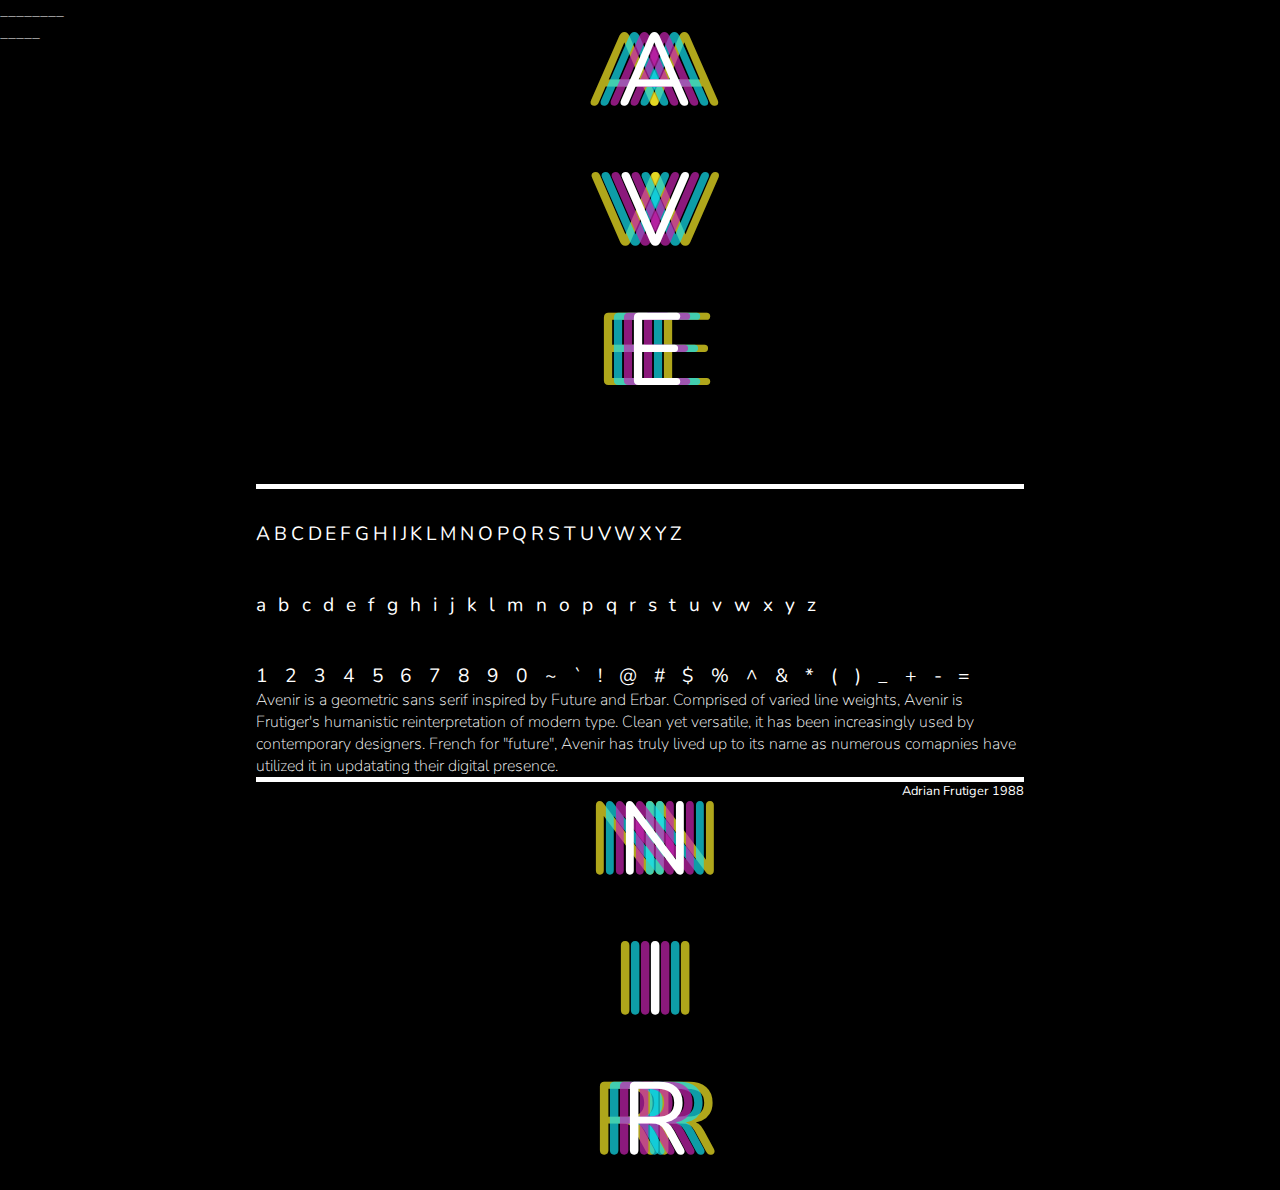
<file: mydesign.html>
<!DOCTYPE html>
<html lang="en" dir="ltr">
<head>
  <meta charset="utf-8">
  <link href="https://fonts.googleapis.com/css2?family=Nunito:wght@200;400;700;900&display=swap" rel="stylesheet">
  <link rel="stylesheet" href="style.css">
  <title>mydesign</title>
</head>
<body>
  <div id="mySidenav" class="sidenav">
  <a href="javascript:void(0)" class="closebtn" onclick="closeNav()">&times;</a>
  <a href="index.html">Home</a>
  <a href="dieter.html">Dieter Rams</a>
  <a href="principles.html">10 Principles of Good Design</a>
  <a href="massimo.html">Massimo Vignelli</a>
  <a href="principle2.html">3 Principles of Design</a>
  <a href="mydesign.html">My Design</a>
</div>
<span onclick="openNav()">________<br>_____</span>
  <div class="Letters">
    <div class="W">
      <p> AVE </p>
    </div>
    <div class="PL">
      <p> AVE </p>
    </div>
    <div class="PR">
      <p> AVE </p>
    </div>
    <div class="BL">
      <p> AVE </p>
    </div>
    <div class="BR">
      <p> AVE </p>
    </div>
    <div class="YL">
      <p> AVE </p>
    </div>
    <div class="YR">
      <p> AVE </p>
    </div>
  </div>
  <br>
  <br>
  <br>
  <br>
  <br>
  <br>
  <br>
  <br>
  <br>
  <br>
  <br>
  <br>
  <br>
  <br>
  <br>
  <br>
  <br>
  <br>
  <br>
  <br>
<div class="Content">
  <h5>ABCDEFGHIJKLMNOPQRSTUVWXYZ</h5>
  <h6>abcdefghijklmnopqrstuvwxyz</h6>
  <h10>1234567890~`!@#$%^&*()_+-=</h10>
  <p11>Avenir is a geometric sans serif inspired by Future and Erbar. Comprised of varied line weights, Avenir is Frutiger's humanistic reinterpretation of modern type. Clean yet versatile, it has been increasingly used by contemporary designers. French for "future", Avenir has truly lived up to its name as numerous comapnies have utilized it in updatating their digital presence.</p11>
</div>
<h11> Adrian Frutiger 1988 </h11>
<div class="Letters">
  <div class="W2">
    <p> NIR </p>
  </div>
  <div class="PL2">
    <p> NIR </p>
  </div>
  <div class="PR2">
    <p> NIR </p>
  </div>
  <div class="BL2">
    <p> NIR </p>
  </div>
  <div class="BR2">
    <p> NIR </p>
  </div>
  <div class="YL2">
    <p> NIR </p>
  </div>
  <div class="YR2">
    <p> NIR </p>
  </div>
</div>
</body>
</html>
</file>
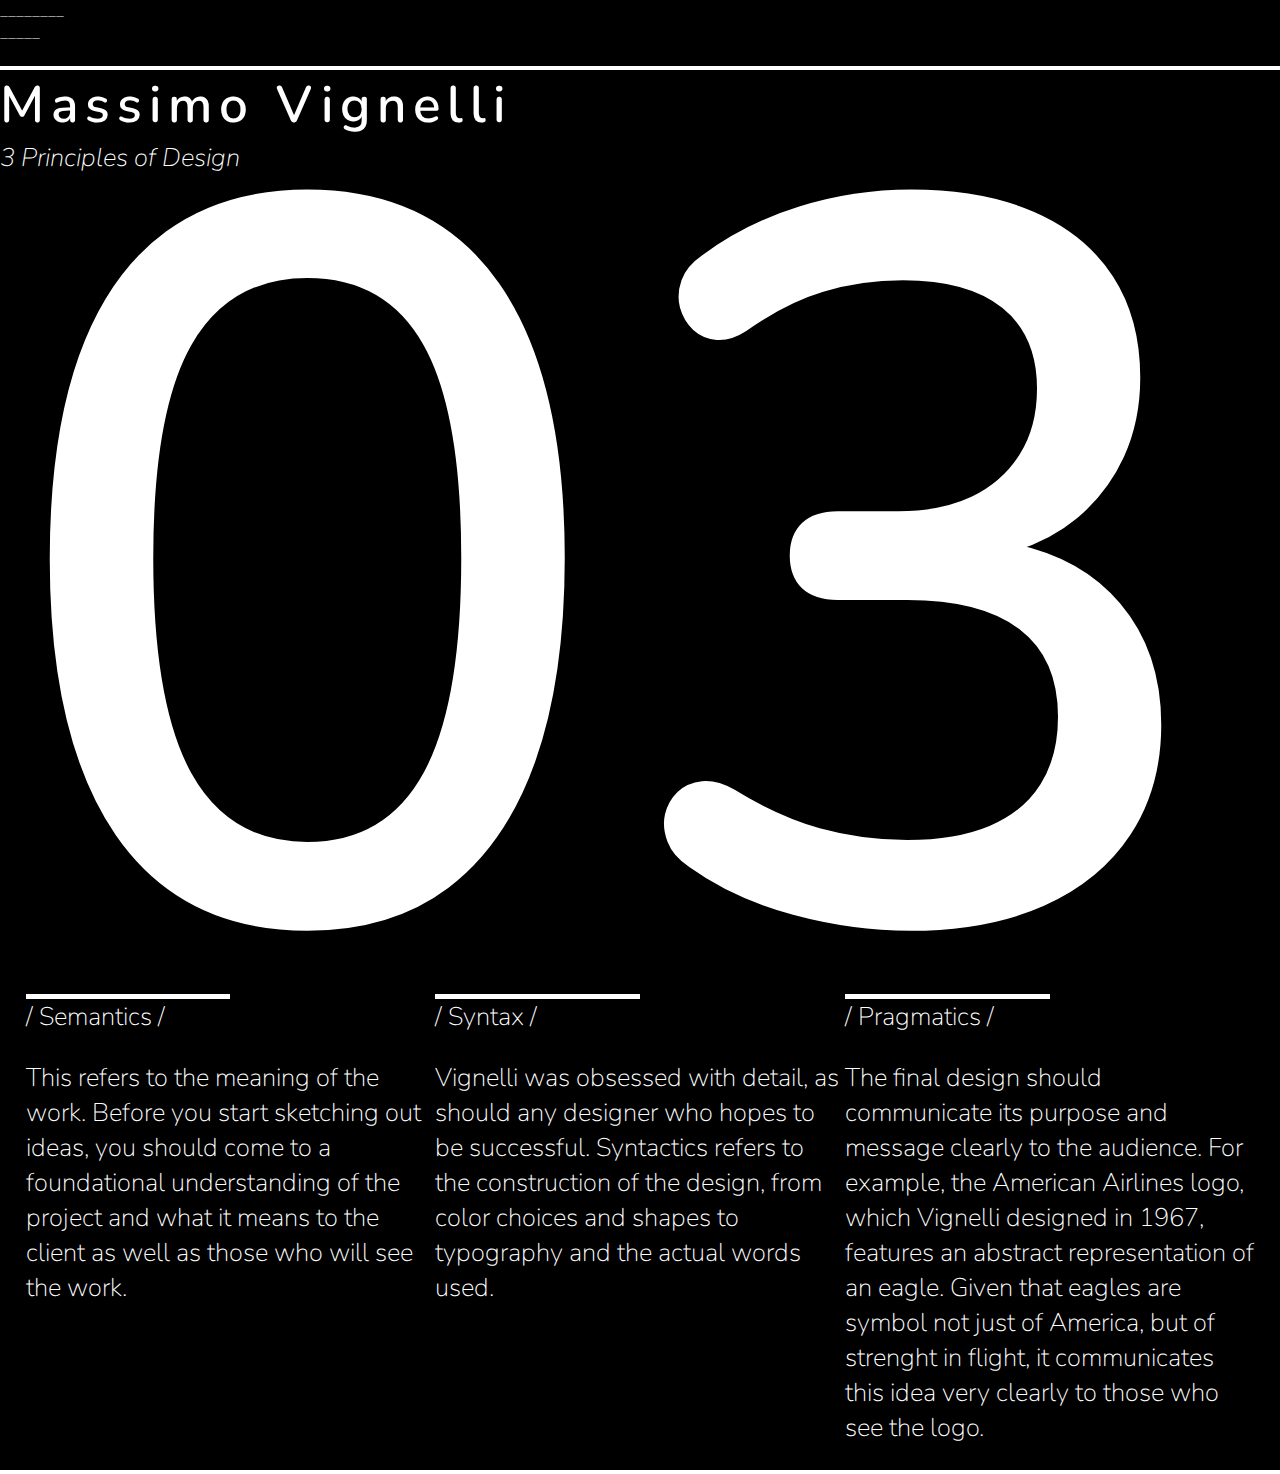
<file: principle2.html>
<html lang="en" dir="ltr">
<head>
  <meta charset="utf-8">
  <title>3 Principles</title>
  <link href="https://fonts.googleapis.com/css2?family=Nunito:wght@200;400;700;900&display=swap" rel="stylesheet">
  <link rel="stylesheet" href="style.css">
  <!-- <link rel="stylesheet" href="code.js"> -->
  <script src="code.js" charset="utf-8"></script>
</head>
<body>
  <div id="mySidenav" class="sidenav">
  <a href="javascript:void(0)" class="closebtn" onclick="closeNav()">&times;</a>
  <a href="index.html">Home</a>
  <a href="principles.html">10 Principles of Good Design</a>
  <a href="principle2.html">3 Principles of Design</a>
  <a href="mydesign.html">My Design</a>
</div>
<span onclick="openNav()">________<br>_____</span>
  <br>
  <br>
  <div class="mainBody">
    <p6>Massimo Vignelli</p6>
    <br>
    <p4> 3 Principles of Design </p4>
        <div class="BigNumber">
          <h9>03</h9>
        </div>
      <div class="Bottom">
      <br>
      <div class="BottomContent">
        <div class="borderContainer">
          <div class="thickTopBorder"></div>
          <div class="thinTopBorder"></div>
        </div>
        <h8>/ Semantics /</h8>
        <p>This refers to the meaning of the work. Before you start sketching out ideas, you should come to a foundational understanding of the project and what it means to the client as well as those who will see the work.</p>
      </div>
      <div class="BottomContent">
        <div class="borderContainer">
          <div class="thickTopBorder"></div>
          <div class="thinTopBorder"></div>
        </div>
        <h8>/ Syntax /</h8>
        <p>Vignelli was obsessed with detail, as should any designer who hopes to be successful. Syntactics refers to the construction of the design, from color choices and shapes to typography and the actual words used.</p>
      </div>
      <div class="BottomContent">
        <div class="borderContainer">
          <div class="thickTopBorder"></div>
          <div class="thinTopBorder"></div>
        </div>
        <h8>/ Pragmatics /</h8>
        <p>The final design should communicate its purpose and message clearly to the audience. For example, the American Airlines logo, which Vignelli designed in 1967, features an abstract representation of an eagle. Given that eagles are symbol not just of America, but of strenght in flight, it communicates this idea very clearly to those who see the logo.</p>
      </div>
    </div>
  </body>
  </html>
</file>
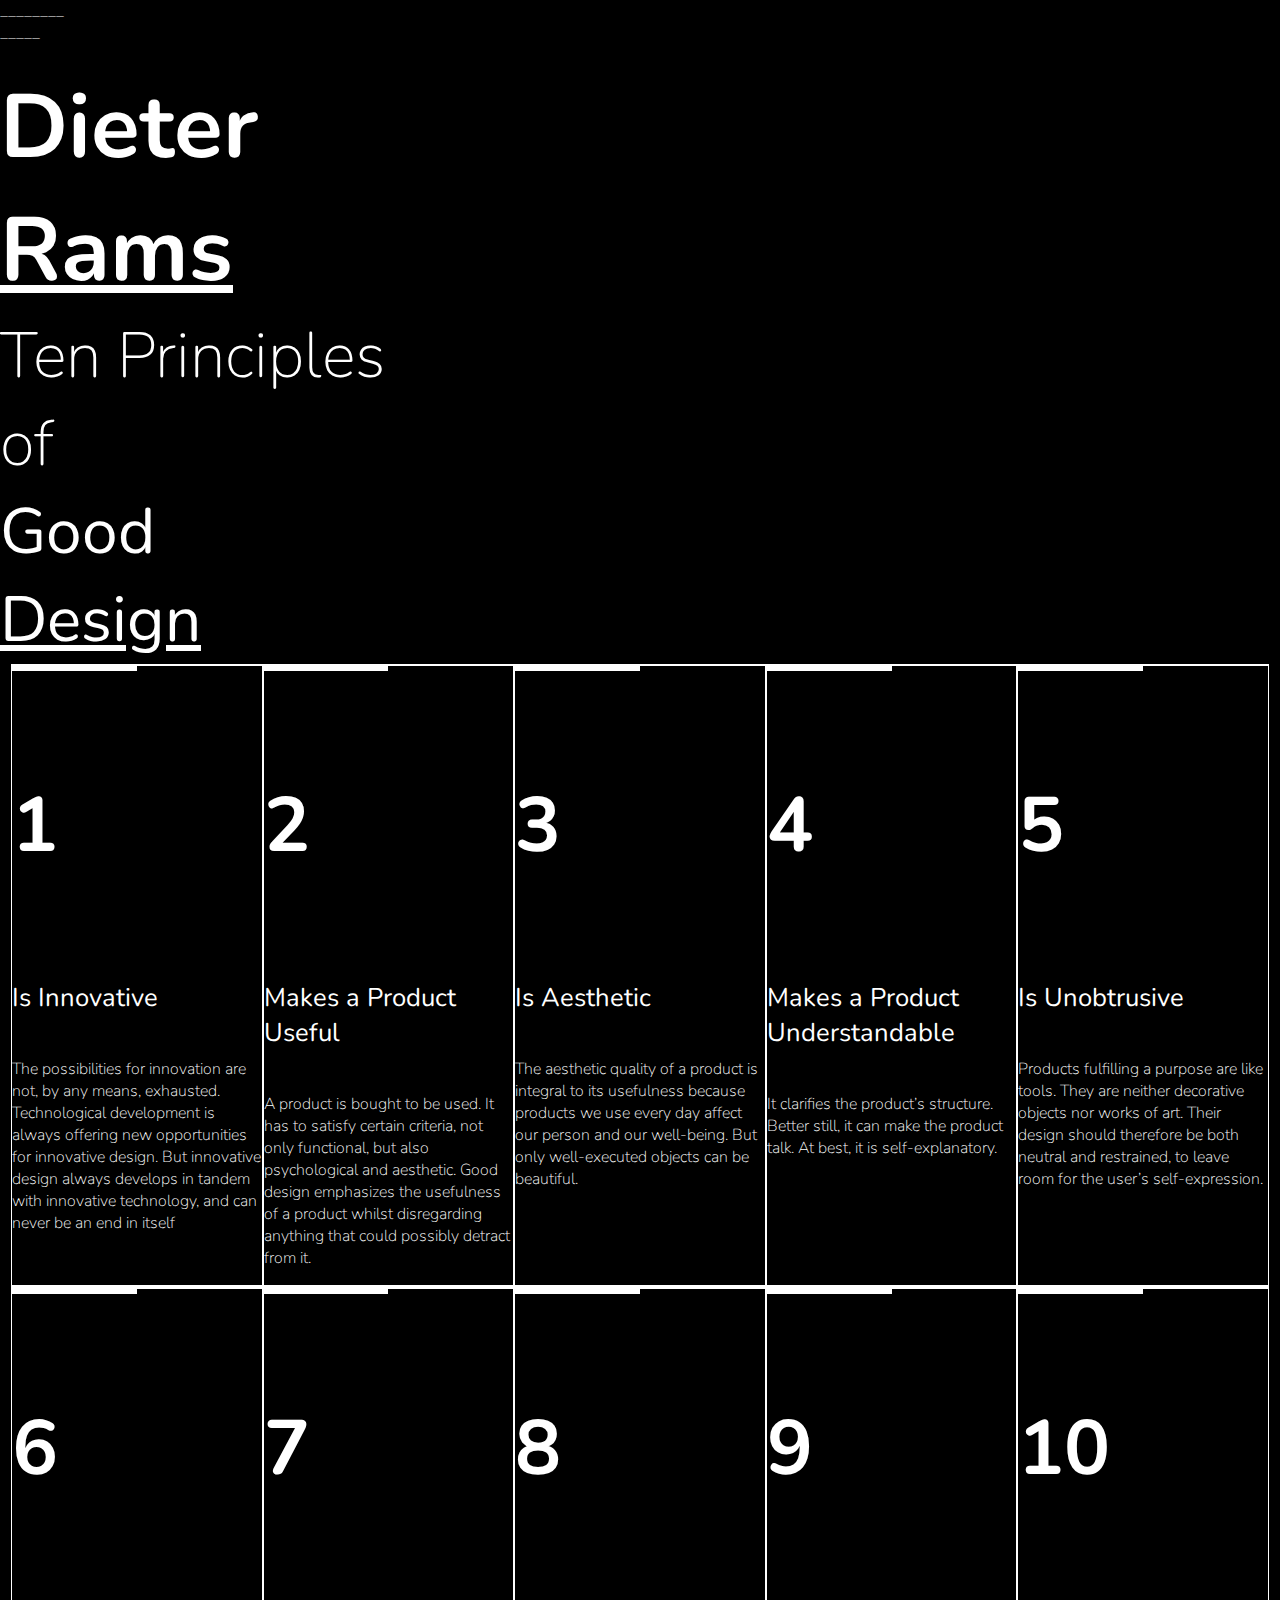
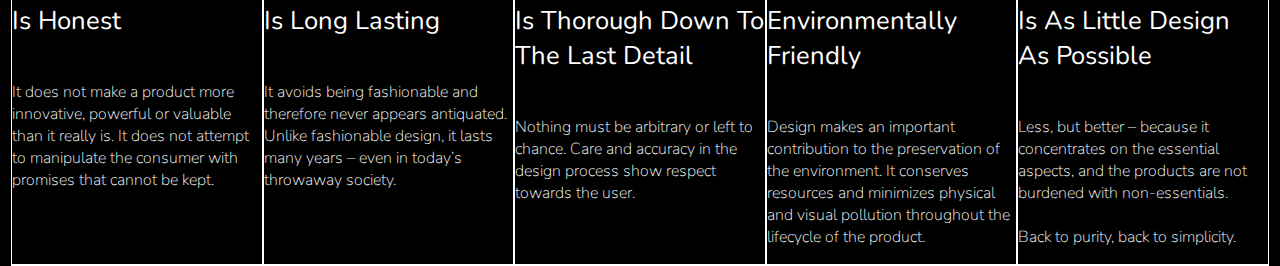
<file: principles.html>
<html lang="en" dir="ltr">
<head>
  <meta charset="utf-8">
  <title>10 Principles</title>
  <link href="https://fonts.googleapis.com/css2?family=Nunito:wght@200;400;700;900&display=swap" rel="stylesheet">
  <link rel="stylesheet" href="style.css">
  <!-- <link rel="stylesheet" href="code.js"> -->
  <script src="code.js" charset="utf-8"></script>
</head>
<body>
  <div id="mySidenav" class="sidenav">
    <a href="javascript:void(0)" class="closebtn" onclick="closeNav()">&times;</a>
    <a href="index.html">Home</a>
    <a href="principles.html">10 Principles of Good Design</a>
    <a href="principle2.html">3 Principles of Design</a>
    <a href="mydesign.html">My Design</a>
  </div>
  <span onclick="openNav()">________<br>_____</span>
  <br>
  <br>
    <p7>Dieter</p7>
    <br>
    <p8>Rams</p8>
    <br>
    <p9>Ten Principles <br>of<br><b>Good</b></p9>
    <br>
    <p10><b>Design</b></p10>
  <div class="boxs">
    <!-- Box1 w/ content-->
    <div class="box">
      <div class="borderContainer">
        <div class="thickTopBorder"></div>
        <div class="thinTopBorder"></div>
      </div>
      <!-- href # acts as a placeholder link with no value except to top of the page. Allows the boxes to be spaced -->
      <div class="content2">
        <h4>1</h4>
        <h5>Is Innovative</h5>
        <p>The possibilities for innovation are not, by any means, exhausted. Technological development is always offering new opportunities for innovative design. But innovative design always develops in tandem with innovative technology, and can never be an end in itself</p>
      </div>
    </div>
    <div class="box">
      <div class="borderContainer">
        <div class="thickTopBorder"></div>
        <div class="thinTopBorder"></div>
      </div>
      <!-- href # acts as a placeholder link with no value except to top of the page. Allows the boxes to be spaced -->
      <div class="content2">
        <h4>2</h4>
        <h5>Makes a Product Useful</h5>
        <p>A product is bought to be used. It has to satisfy certain criteria, not only functional, but also psychological and aesthetic. Good design emphasizes the usefulness of a product whilst disregarding anything that could possibly detract from it.</p>
      </div>
    </div>
    <div class="box">
      <div class="borderContainer">
        <div class="thickTopBorder"></div>
        <div class="thinTopBorder"></div>
      </div>
      <div class="content2">
        <h4>3</h4>
        <h5>Is Aesthetic</h5>
        <p>The aesthetic quality of a product is integral to its usefulness because products we use every day affect our person and our well-being. But only well-executed objects can be beautiful.</p>
      </div>
    </div>
    <div class="box">
      <div class="borderContainer">
        <div class="thickTopBorder"></div>
        <div class="thinTopBorder"></div>
      </div>
      <div class="content2">
        <h4>4</h4>
        <h5>Makes a Product Understandable</h5>
        <p>It clarifies the product’s structure. Better still, it can make the product talk. At best, it is self-explanatory.</p>
      </div>
    </div>
    <div class="box">
      <div class="borderContainer">
        <div class="thickTopBorder"></div>
        <div class="thinTopBorder"></div>
      </div>
      <div class="content2">
        <h4>5</h4>
        <h5>Is Unobtrusive</h5>
        <p>Products fulfilling a purpose are like tools. They are neither decorative objects nor works of art. Their design should therefore be both neutral and restrained, to leave room for the user’s self-expression.</p>
      </div>
    </div>
    <div class="box">
      <div class="borderContainer">
        <div class="thickTopBorder"></div>
        <div class="thinTopBorder"></div>
      </div>
      <div class="content2">
        <h4>6</h4>
        <h5>Is Honest</h5>
        <p>It does not make a product more innovative, powerful or valuable than it really is. It does not attempt to manipulate the consumer with promises that cannot be kept.</p>
      </div>
    </div>
    <div class="box">
      <div class="borderContainer">
        <div class="thickTopBorder"></div>
        <div class="thinTopBorder"></div>
      </div>
      <div class="content2">
        <h4>7</h4>
        <h5>Is Long Lasting</h5>
        <p>It avoids being fashionable and therefore never appears antiquated. Unlike fashionable design, it lasts many years – even in today’s throwaway society.</p>
      </div>
    </div><div class="box">
      <div class="borderContainer">
        <div class="thickTopBorder"></div>
        <div class="thinTopBorder"></div>
      </div>
      <div class="content2">
        <h4>8</h4>
        <h5>Is Thorough Down To The Last Detail</h5>
        <p>Nothing must be arbitrary or left to chance. Care and accuracy in the design process show respect towards the user.</p>
      </div>
    </div>
    <div class="box">
      <div class="borderContainer">
        <div class="thickTopBorder"></div>
        <div class="thinTopBorder"></div>
      </div>
      <div class="content2">
        <h4>9</h4>
        <h5>Environmentally Friendly</h5>
        <p>Design makes an important contribution to the preservation of the environment. It conserves resources and minimizes physical and visual pollution throughout the lifecycle of the product.</p>
      </div>
    </div>
    <div class="box">
      <div class="borderContainer">
        <div class="thickTopBorder"></div>
        <div class="thinTopBorder"></div>
      </div>
      <div class="content2">
        <h4>10</h4>
        <h5>Is As Little Design As Possible</h5>
        <p>Less, but better – because it concentrates on the essential aspects, and the products are not burdened with non-essentials.<br><br>Back to purity, back to simplicity.</p>
      </div>
    </div>
  </div>
</body>
</html>
</file>
<file: style.css>
/* The side navigation menu */
.sidenav, .sidenavB {
  height: 100%;
  width: 0;
  position: absolute;
  z-index: 1;
  top: 0;
  left: 0;
  background-color: white;
  overflow-x: hidden;
  padding-top: 60px;
  transition: .5s;

}

.sidenavB {
  background-color: black;
}

/* The navigation menu links */
.sidenav a, .sidenavB a{
  padding: 8px 8px 8px 32px;
  text-decoration: none;
  font-size: 25px;
  color: black;
  display: block;
  transition: 0.3s;
}

.sidenavB a{
  color: white;
}

/* When you mouse over the navigation links, change their color */
.sidenav a:hover {
  color: grey;
}

.sidenavB a:hover {
  color: white;
}

/* Position and style the close button (top right corner) */
.sidenav .closebtn{
  color: black;
  position: absolute;
  top: 0;
  right: 25px;
  font-size: 36px;
  margin-left: 50px;
}

.sidenavB .closebtn
{
  color: white;
  position: absolute;
  top: 0;
  right: 25px;
  font-size: 36px;
  margin-left: 50px;
}

/* Style page content - use this if you want to push the page content to the right when you open the side navigation */
#main {
  transition: margin-left .5s;
  padding: 20px;
}

/* On smaller screens, where height is less than 450px, change the style of the sidenav (less padding and a smaller font size) */
@media screen and (max-height: 450px) {
  .sidenav {padding-top: 15px;}
  .sidenav a {font-size: 18px;}
}

html, body{
  color: white;
  margin: 0px;
  padding: 0px;
  font-family: 'Nunito', sans-serif;
}

body {
  background-color: black;
  background-position: center;
  font-weight: 200;
}

.content2 h5 {
  text-align: left;
  font-size: 2vw;
}

.content2 h4 {
  font-size: 6vw;
  padding: 0px;

}

.box a {
  text-decoration: none;
  text-align: left;
}

.boxs, .Bottom {
  display: flex;
  flex-wrap: wrap;
  justify-content: center;
}

.box {
  background: flex;
  display: flex;
  flex-direction: column;
  flex: 0 1 calc(20% - .4em);
  border: 2px solid white;
  border-left: 1px solid white;
  border-right: 1px solid white;
}

p7, p8 {
  font-size: 7vw;
  font-weight: bold;
}
p8,p10 {
  text-decoration: underline;
}
p9, p10 {
  font-size: 5vw;
}

h1 {
  display: flex;
  justify-content: center;
  font-size: 5vw;
  font-weight: 200px;
}

h2 {
  display: flex;
  justify-content: center;
  font-size: 7vw;
  text-align: right;
}

.borderContainer {
  display: flex;
}
.thickTopBorder {
  border-top: 5px solid white;
  width: 50%;
}
.thinTopBorder {
  border-top, border-bottom: 2px solid white;
  width: 50%;
}

.mainBody {
  background: black;
  border-top: 4px solid white;
  border-bottom: 4px solid white;
  padding: 0px;
  margin: 0px;

}

p6 {
  letter-spacing: 7px;
  font-weight: 600;
  font-size: 4vw;
}

p4 {
  font-size: 2vw;
  font-style: italic;
}

.BigNumber{
  display: flex;
  text-align: center;
  font-size: 80vw;
  line-height:80%;
  font-weight: 600;
}

.Bottom{
  text-decoration: none;
  font-size: 2vw;
}

.BottomContent {
  background: flex;
  display: flex;
  flex-direction: column;
  flex: 0 1 calc(33% - .5em);

}

/* Style the video: 100% width and height to cover the entire window */
#myVideo {
  position: fixed;
  z-index: -4;
  right: 0;
  bottom: 0;
  min-width: 100%;
  min-height: 100%;
  opacity: 20%;
}

p1 {
  font-weight: 200;
  font-size: 2vw;
  display: block;
  font-size:
  margin: 100px;
}

.video {
  width=33%;
  display: flex;
  justify-content: center;
}

.pic {
  height:100%;
  width:50%;
}

.mainContent2 {
  background-color: rgb(229, 229, 229);
}

.Letters {
  text-align: center;
  text-orientation: upright;
  writing-mode: vertical-rl;
  font-weight: 400;
  font-size:8vw;
  line-height: 1em;
  letter-spacing: .1px;
}

.W {
  color:white;
  z-index: 7;
  position: absolute;
  top: 1px;
  left: 500px;

}
.PL{
  color: rgb(199, 36, 177);
  z-index: 6;
  position: absolute;
  top:1px;
  left: 510px;
  opacity: .7;
}
.PR{
  color: rgb(199, 36, 177);
  z-index: 5;
  position: absolute;
  top:1px;
  left: 490px;
  opacity: .7;

}
.BL{
  color: rgb(21, 224, 238);
  left: 40px;
  z-index: 4;
  position: absolute;
  top:1px;
  left: 520px;
  opacity: .7;
}
.BR{
  color: rgb(21, 224, 238);
  z-index: 3;
  position: absolute;
  top:1px;
  left: 480px;
  opacity: .7;
}
.YL{
  color: rgb(250, 237, 39);
  z-index: 2;
  position: absolute;
  top:1px;
  left: 530px;
  opacity: .7;
}
.YR{
  color: rgb(250, 237, 39);
  z-index: 1;
  position: absolute;
  top:1px;
  left: 470px;
  opacity: .7;
}

p11{
  text-align: left;
  color:white;
  font-weight: 200;
  font-size: 1em;
}

.Content h5, .Content h6, .Content h10 {
  font-size: 1.5vw;
  text-align: left;
}

.Content h5 {
  letter-spacing: .2em;
}
.Content h6 {
  letter-spacing: .64em;
}
.Content h10 {
  letter-spacing: .88em;
}

h5,h6,h10,h11 {
color:white;
font-weight: 400;
}

h11{
  display: block;
  margin-right: 20em;
  font-size: 1vw;
  text-align: right;
}

.Content {
  display: block;
  text-align: inherit;
  position: relative;
  margin-left: 20vw;
  margin-right: 20vw;
  border-bottom: 5px solid white;
  border-top: 5px solid white;
}

.W2{
  color:white;
  z-index: 7;
  position: absolute;
  top: 770px;
  left: 500px;

}
.PL2{
  color: rgb(199, 36, 177);
  z-index: 6;
  position: absolute;
  top:770px;
  left: 510px;
  opacity: .7;
}
.PR2{
  color: rgb(199, 36, 177);
  z-index: 5;
  position: absolute;
  top:770px;
  left: 490px;
  opacity: .7;

}
.BL2{
  color: rgb(21, 224, 238);
  left: 40px;
  z-index: 4;
  position: absolute;
  top:770px;
  left: 520px;
  opacity: .7;
}
.BR2{
  color: rgb(21, 224, 238);
  z-index: 3;
  position: absolute;
  top:770px;
  left: 480px;
  opacity: .7;
}
.YL2{
  color: rgb(250, 237, 39);
  z-index: 2;
  position: absolute;
  top:770px;
  left: 530px;
  opacity: .7;
}
.YR2{
  color: rgb(250, 237, 39);
  z-index: 1;
  position: absolute;
  top:770px;
  left: 470px;
  opacity: .7;
}

.information {
  color: black;
}

p20 {
  font-size: 1vw;
}

.overall {
  display: flex;
  flex-wrap: wrap;
  width: 50%;
  text-align: center;
}
</file>
